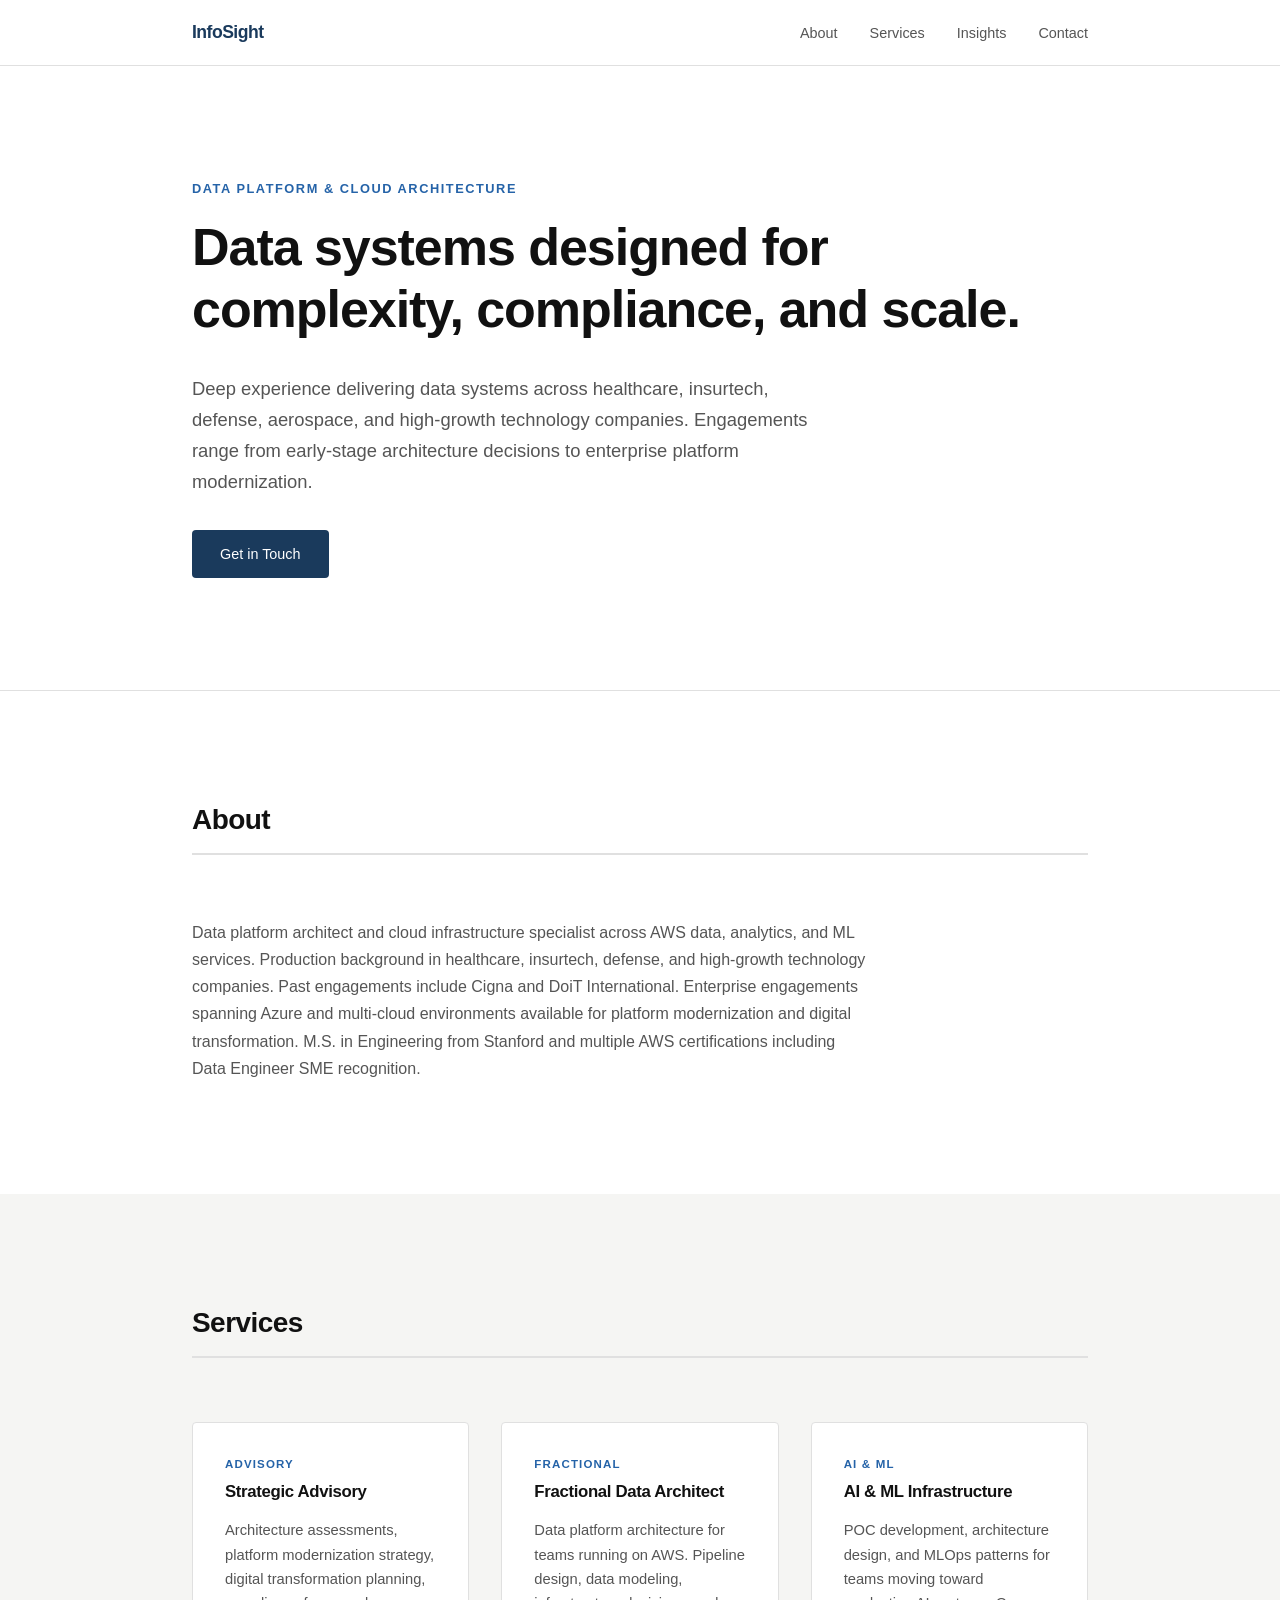
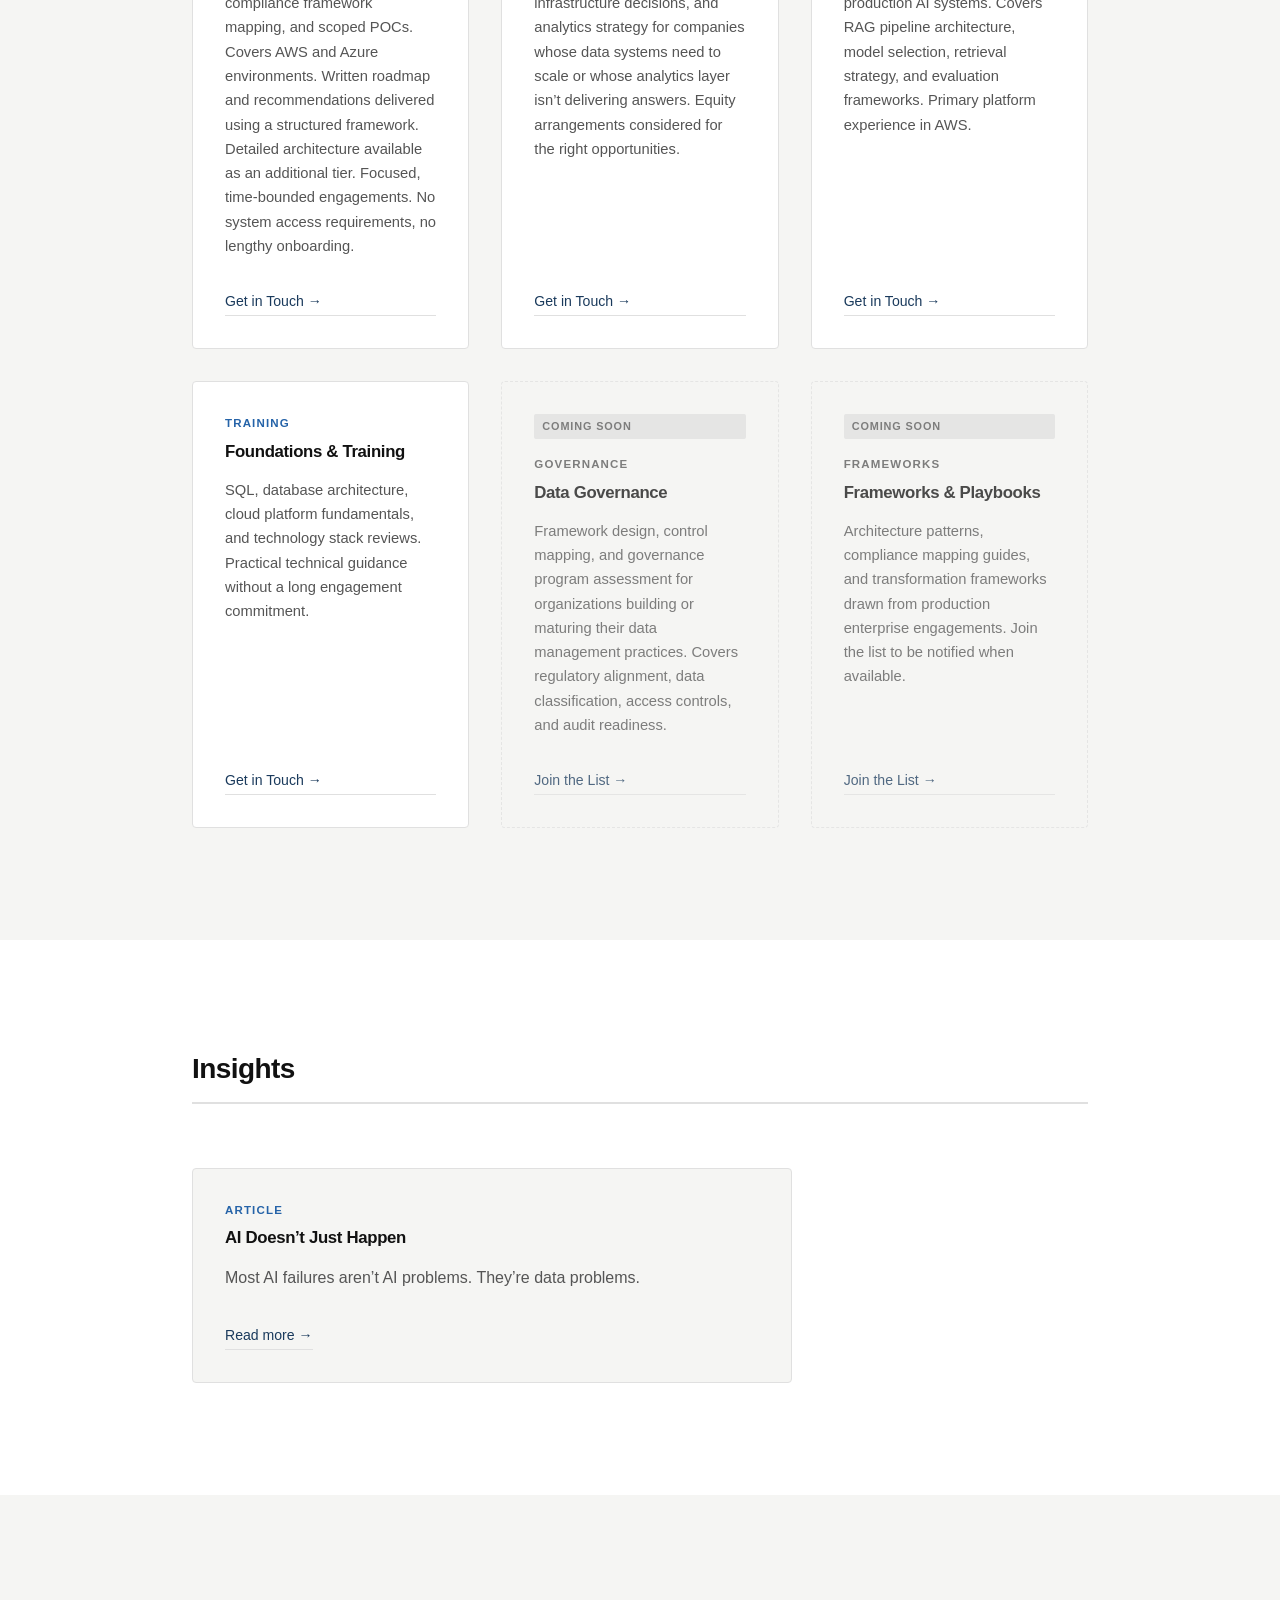
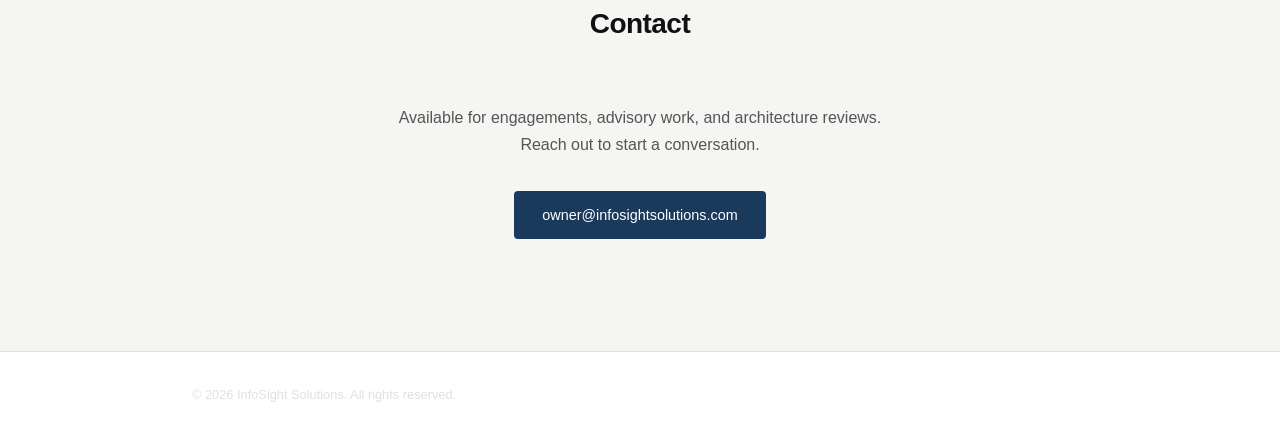
<file: index.html>
<!DOCTYPE html>
<html lang="en">
<head>
  <meta charset="UTF-8">
  <meta name="viewport" content="width=device-width, initial-scale=1.0">
  <meta name="description" content="Data platform architect and cloud infrastructure specialist. Consulting for regulated industries, growth-stage startups, and enterprise environments.">
  <title>InfoSight &mdash; Data Platform &amp; Cloud Architecture Consulting</title>
  <link rel="stylesheet" href="styles.css">
</head>
<body>

  <header>
    <nav>
      <span class="nav-brand">InfoSight</span>
      <ul>
        <li><a href="#about">About</a></li>
        <li><a href="#services">Services</a></li>
        <li><a href="/insights/ai-doesnt-just-happen.html">Insights</a></li>
        <li><a href="#contact">Contact</a></li>
      </ul>
    </nav>
  </header>

  <main>

    <!-- Hero -->
    <section class="hero">
      <div class="container">
        <p class="eyebrow">Data Platform &amp; Cloud Architecture</p>
        <h1>Data systems designed for complexity, compliance, and scale.</h1>
        <p class="hero-sub">Deep experience delivering data systems across healthcare, insurtech, defense, aerospace, and high-growth technology companies. Engagements range from early-stage architecture decisions to enterprise platform modernization.</p>
        <a href="#contact" class="btn">Get in Touch</a>
      </div>
    </section>

    <!-- About -->
    <section id="about">
      <div class="container">
        <h2>About</h2>
        <div class="about-body">
          <p>Data platform architect and cloud infrastructure specialist across AWS data, analytics, and ML services. Production background in healthcare, insurtech, defense, and high-growth technology companies. Past engagements include Cigna and DoiT International. Enterprise engagements spanning Azure and multi-cloud environments available for platform modernization and digital transformation. M.S. in Engineering from Stanford and multiple AWS certifications including Data Engineer SME recognition.</p>
        </div>
      </div>
    </section>

    <!-- Services -->
    <section id="services" class="section-alt">
      <div class="container">
        <h2>Services</h2>
        <div class="services-grid">

          <div class="service-card">
            <div class="service-meta">Advisory</div>
            <h3>Strategic Advisory</h3>
            <p>Architecture assessments, platform modernization strategy, digital transformation planning, compliance framework mapping, and scoped POCs. Covers AWS and Azure environments. Written roadmap and recommendations delivered using a structured framework. Detailed architecture available as an additional tier. Focused, time-bounded engagements. No system access requirements, no lengthy onboarding.</p>
            <a href="#contact" class="service-link">Get in Touch &rarr;</a>
          </div>

          <div class="service-card">
            <div class="service-meta">Fractional</div>
            <h3>Fractional Data Architect</h3>
            <p>Data platform architecture for teams running on AWS. Pipeline design, data modeling, infrastructure decisions, and analytics strategy for companies whose data systems need to scale or whose analytics layer isn&rsquo;t delivering answers. Equity arrangements considered for the right opportunities.</p>
            <a href="#contact" class="service-link">Get in Touch &rarr;</a>
          </div>

          <div class="service-card">
            <div class="service-meta">AI &amp; ML</div>
            <h3>AI &amp; ML Infrastructure</h3>
            <p>POC development, architecture design, and MLOps patterns for teams moving toward production AI systems. Covers RAG pipeline architecture, model selection, retrieval strategy, and evaluation frameworks. Primary platform experience in AWS.</p>
            <a href="#contact" class="service-link">Get in Touch &rarr;</a>
          </div>

          <div class="service-card">
            <div class="service-meta">Training</div>
            <h3>Foundations &amp; Training</h3>
            <p>SQL, database architecture, cloud platform fundamentals, and technology stack reviews. Practical technical guidance without a long engagement commitment.</p>
            <a href="#contact" class="service-link">Get in Touch &rarr;</a>
          </div>

          <div class="service-card service-card--coming-soon">
            <span class="coming-soon-badge">Coming Soon</span>
            <div class="service-meta">Governance</div>
            <h3>Data Governance</h3>
            <p>Framework design, control mapping, and governance program assessment for organizations building or maturing their data management practices. Covers regulatory alignment, data classification, access controls, and audit readiness.</p>
            <a href="mailto:owner@infosightsolutions.com?subject=Data%20Governance%20%E2%80%94%20Notify%20Me" class="service-link">Join the List &rarr;</a>
          </div>

          <div class="service-card service-card--coming-soon">
            <span class="coming-soon-badge">Coming Soon</span>
            <div class="service-meta">Frameworks</div>
            <h3>Frameworks &amp; Playbooks</h3>
            <p>Architecture patterns, compliance mapping guides, and transformation frameworks drawn from production enterprise engagements. Join the list to be notified when available.</p>
            <a href="mailto:owner@infosightsolutions.com?subject=Frameworks%20%26%20Playbooks%20%E2%80%94%20Notify%20Me" class="service-link">Join the List &rarr;</a>
          </div>

        </div>
      </div>
    </section>

    <!-- Insights -->
    <section id="insights">
      <div class="container">
        <h2>Insights</h2>
        <div class="insights-list">
          <div class="insight-item">
            <div class="service-meta">Article</div>
            <h3 class="insight-title"><a href="/insights/ai-doesnt-just-happen.html">AI Doesn&rsquo;t Just Happen</a></h3>
            <p>Most AI failures aren&rsquo;t AI problems. They&rsquo;re data problems.</p>
            <a href="/insights/ai-doesnt-just-happen.html" class="service-link">Read more &rarr;</a>
          </div>
        </div>
      </div>
    </section>

    <!-- Contact -->
    <section id="contact" class="section-alt">
      <div class="container contact-container">
        <h2>Contact</h2>
        <p>Available for engagements, advisory work, and architecture reviews. Reach out to start a conversation.</p>
        <a href="mailto:owner@infosightsolutions.com" class="btn">owner@infosightsolutions.com</a>
      </div>
    </section>

  </main>

  <footer>
    <div class="container">
      <p>&copy; 2026 InfoSight Solutions. All rights reserved.</p>
    </div>
  </footer>

</body>
</html>
</file>
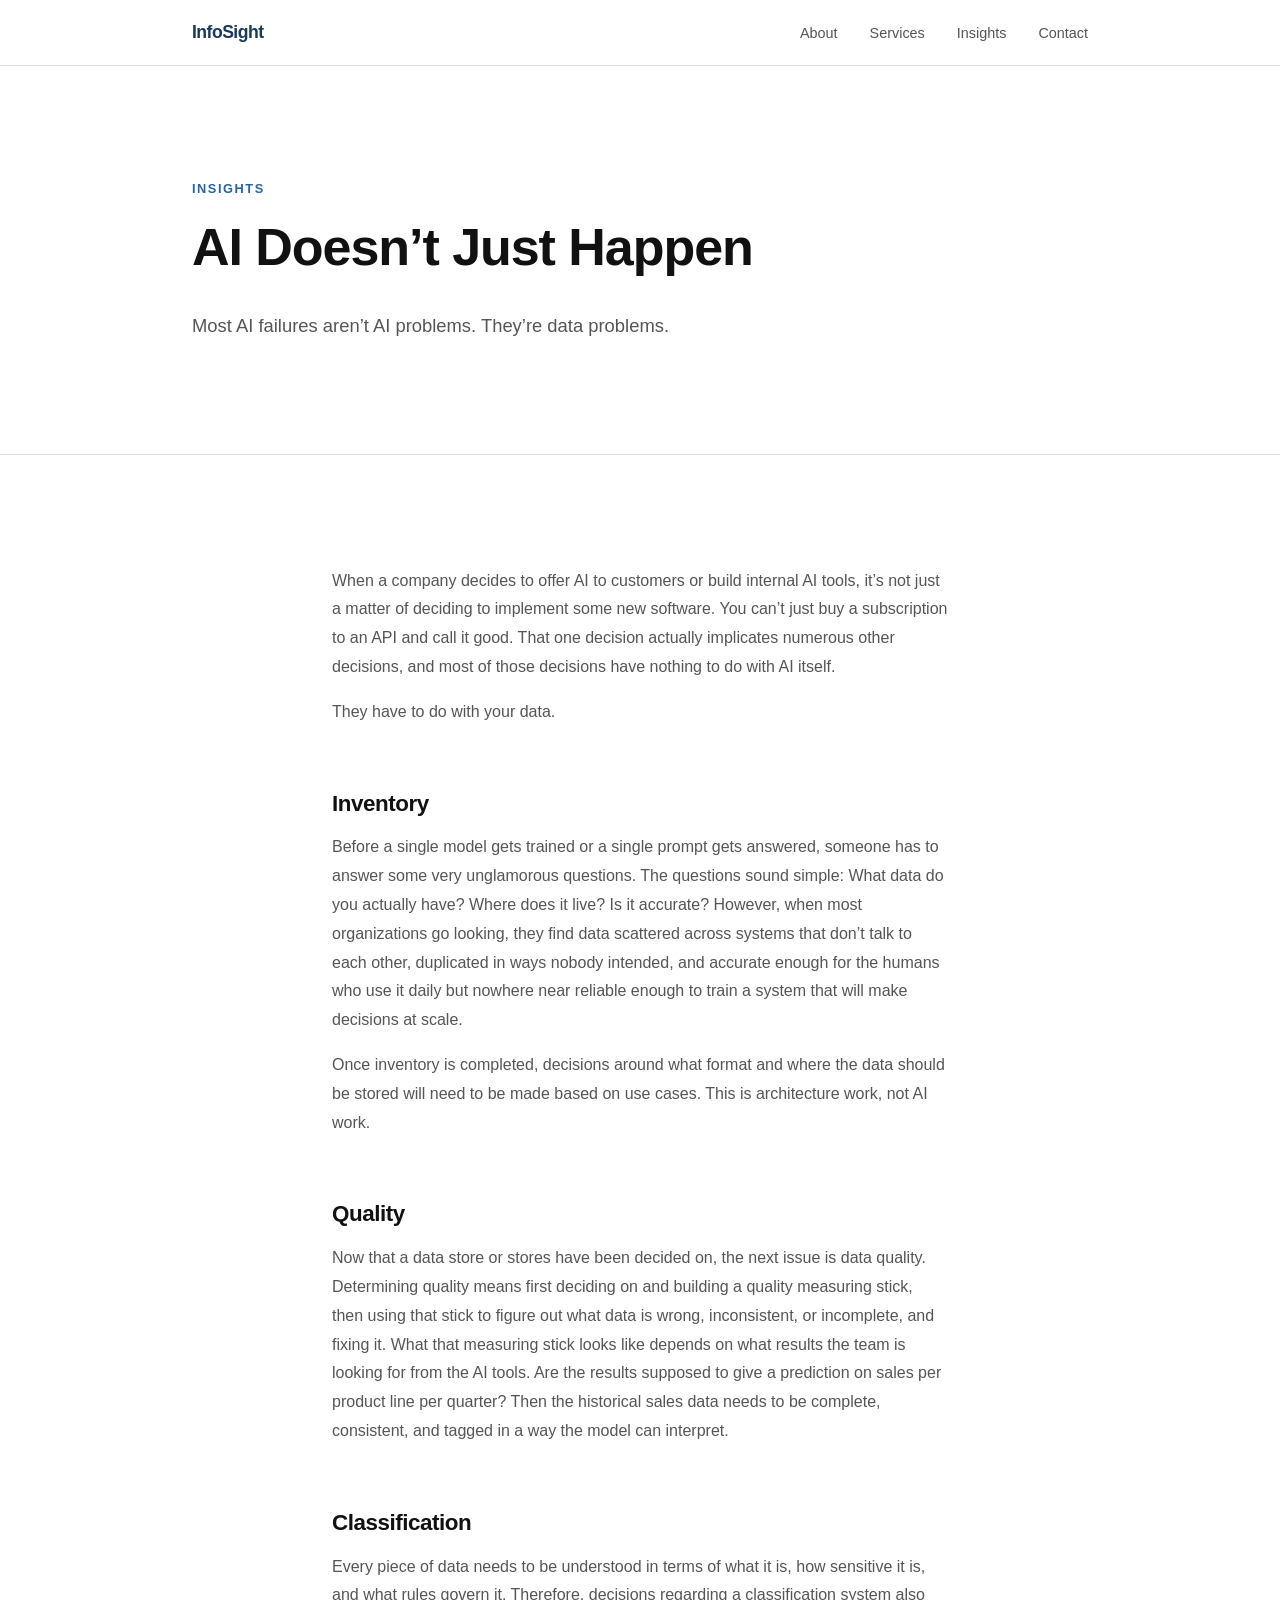
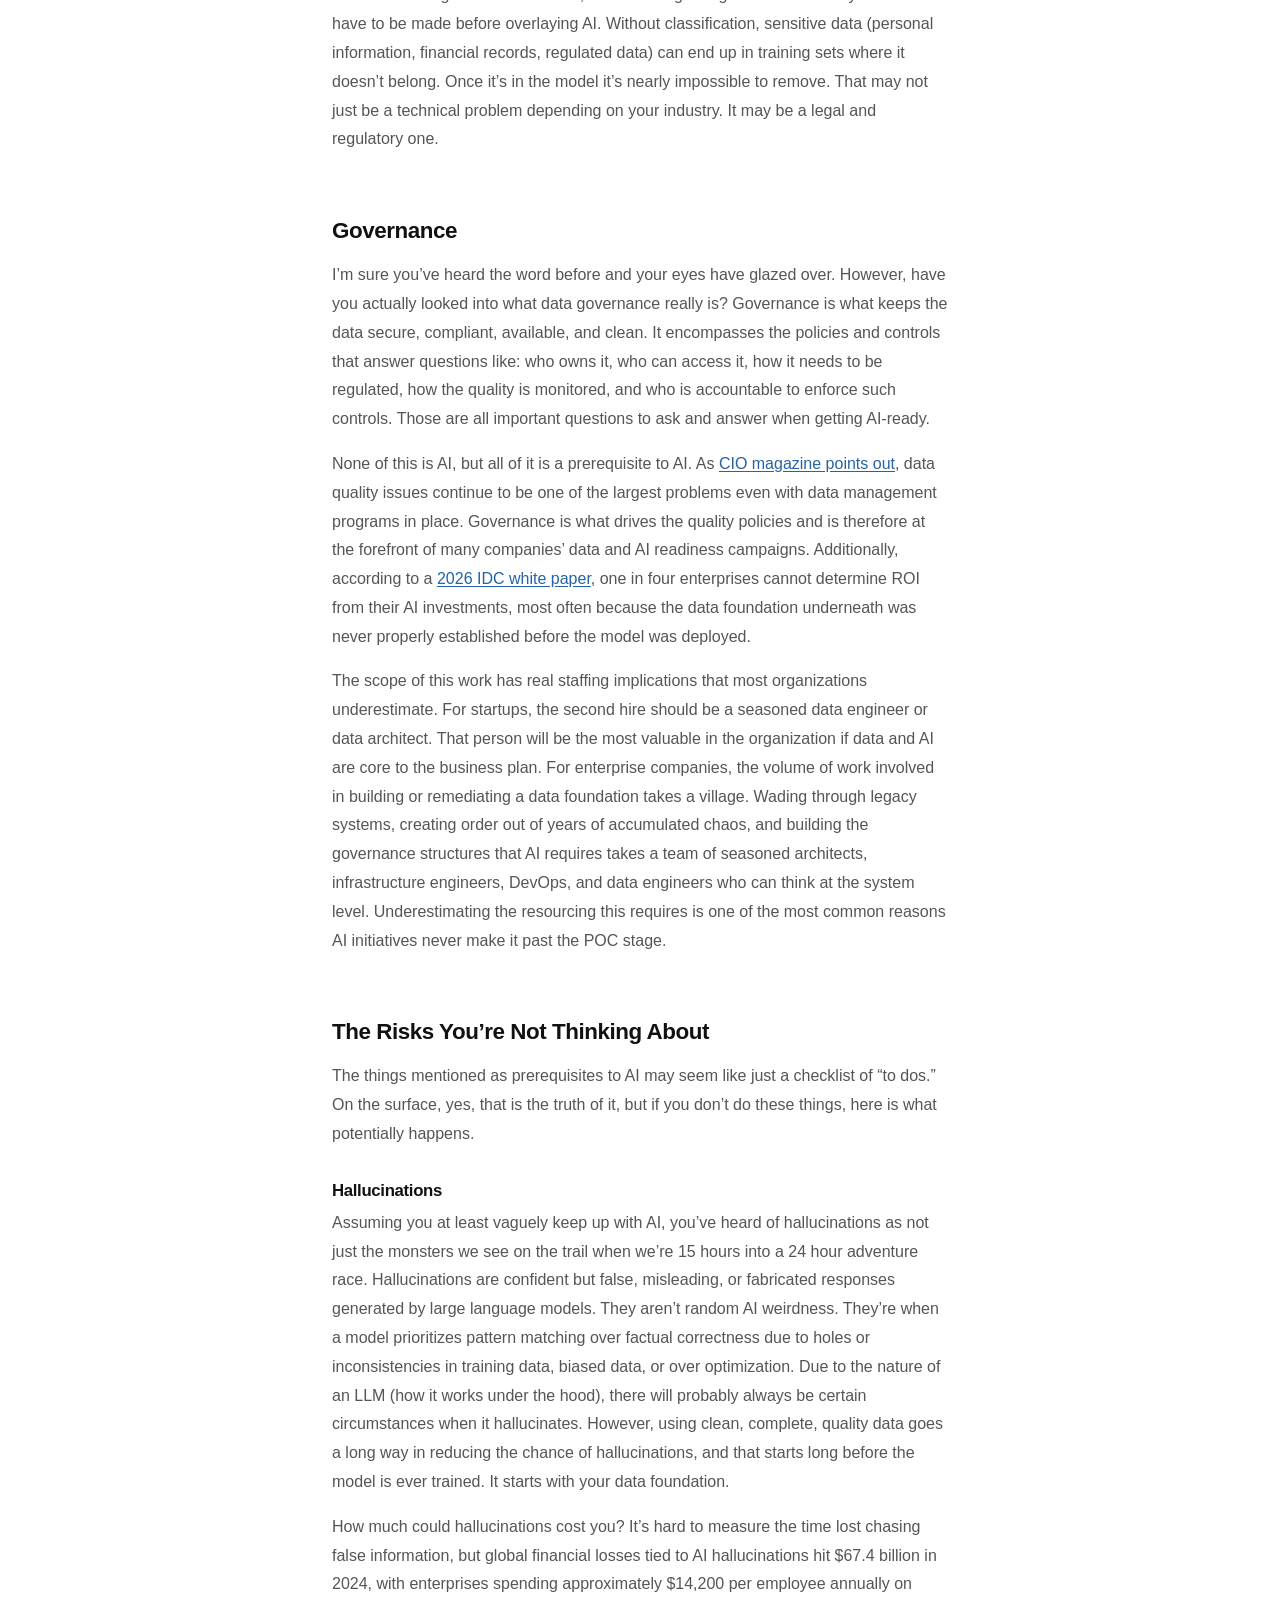
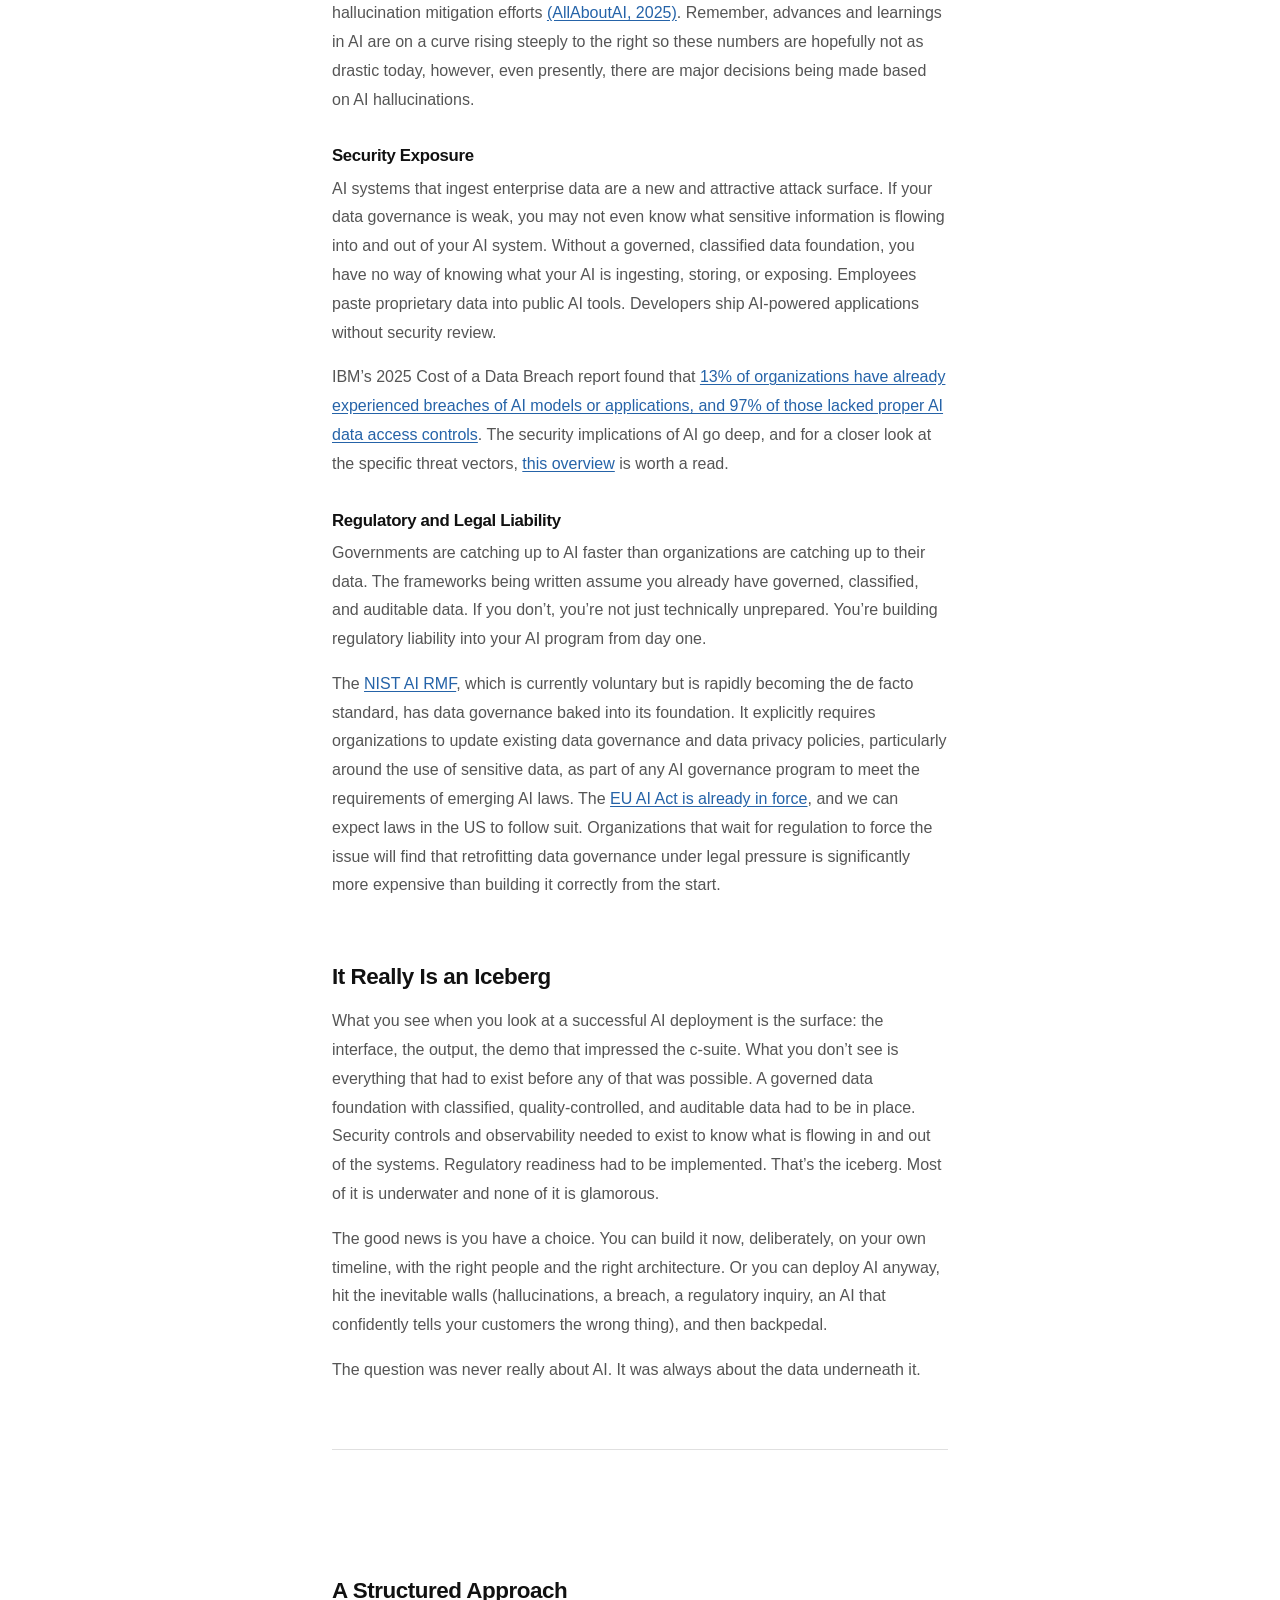
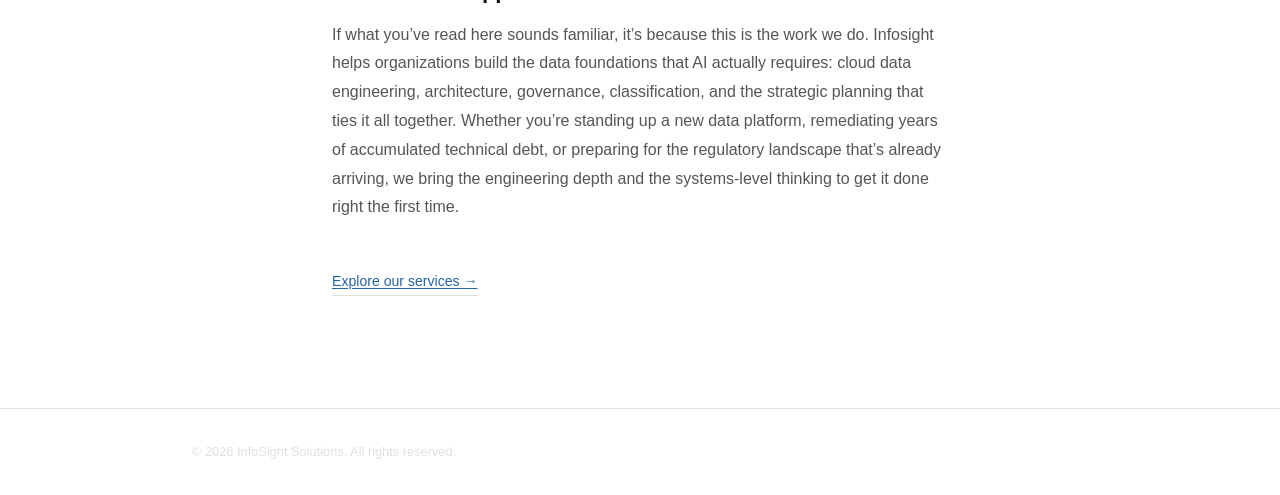
<file: insights/ai-doesnt-just-happen.html>
<!DOCTYPE html>
<html lang="en">
<head>
  <meta charset="UTF-8">
  <meta name="viewport" content="width=device-width, initial-scale=1.0">
  <meta name="description" content="Most AI failures aren't AI problems. They're data problems. What actually has to exist before AI can work.">
  <title>AI Doesn&rsquo;t Just Happen &mdash; InfoSight</title>
  <link rel="stylesheet" href="../styles.css">
</head>
<body>

  <header>
    <nav>
      <a href="../index.html" class="nav-brand">InfoSight</a>
      <ul>
        <li><a href="../index.html#about">About</a></li>
        <li><a href="../index.html#services">Services</a></li>
        <li><a href="../index.html#insights">Insights</a></li>
        <li><a href="../index.html#contact">Contact</a></li>
      </ul>
    </nav>
  </header>

  <main>

    <section class="article-intro">
      <div class="container">
        <p class="eyebrow">Insights</p>
        <h1>AI Doesn&rsquo;t Just Happen</h1>
        <p class="article-lede">Most AI failures aren&rsquo;t AI problems. They&rsquo;re data problems.</p>
      </div>
    </section>

    <div class="article-body">
      <div class="article-container">

        <p>When a company decides to offer AI to customers or build internal AI tools, it&rsquo;s not just a matter of deciding to implement some new software. You can&rsquo;t just buy a subscription to an API and call it good. That one decision actually implicates numerous other decisions, and most of those decisions have nothing to do with AI itself.</p>
        <p>They have to do with your data.</p>

        <h2>Inventory</h2>
        <p>Before a single model gets trained or a single prompt gets answered, someone has to answer some very unglamorous questions. The questions sound simple: What data do you actually have? Where does it live? Is it accurate? However, when most organizations go looking, they find data scattered across systems that don&rsquo;t talk to each other, duplicated in ways nobody intended, and accurate enough for the humans who use it daily but nowhere near reliable enough to train a system that will make decisions at scale.</p>
        <p>Once inventory is completed, decisions around what format and where the data should be stored will need to be made based on use cases. This is architecture work, not AI work.</p>

        <h2>Quality</h2>
        <p>Now that a data store or stores have been decided on, the next issue is data quality. Determining quality means first deciding on and building a quality measuring stick, then using that stick to figure out what data is wrong, inconsistent, or incomplete, and fixing it. What that measuring stick looks like depends on what results the team is looking for from the AI tools. Are the results supposed to give a prediction on sales per product line per quarter? Then the historical sales data needs to be complete, consistent, and tagged in a way the model can interpret.</p>

        <h2>Classification</h2>
        <p>Every piece of data needs to be understood in terms of what it is, how sensitive it is, and what rules govern it. Therefore, decisions regarding a classification system also have to be made before overlaying AI. Without classification, sensitive data (personal information, financial records, regulated data) can end up in training sets where it doesn&rsquo;t belong. Once it&rsquo;s in the model it&rsquo;s nearly impossible to remove. That may not just be a technical problem depending on your industry. It may be a legal and regulatory one.</p>

        <h2>Governance</h2>
        <p>I&rsquo;m sure you&rsquo;ve heard the word before and your eyes have glazed over. However, have you actually looked into what data governance really is? Governance is what keeps the data secure, compliant, available, and clean. It encompasses the policies and controls that answer questions like: who owns it, who can access it, how it needs to be regulated, how the quality is monitored, and who is accountable to enforce such controls. Those are all important questions to ask and answer when getting AI-ready.</p>
        <p>None of this is AI, but all of it is a prerequisite to AI. As <a href="https://www.cio.com/article/3622854/its-2025-are-your-data-strategies-strong-enough-to-de-risk-ai-adoption.html">CIO magazine points out</a>, data quality issues continue to be one of the largest problems even with data management programs in place. Governance is what drives the quality policies and is therefore at the forefront of many companies&rsquo; data and AI readiness campaigns. Additionally, according to a <a href="https://idcdocserv.com/download/US54269326.pdf">2026 IDC white paper</a>, one in four enterprises cannot determine ROI from their AI investments, most often because the data foundation underneath was never properly established before the model was deployed.</p>
        <p>The scope of this work has real staffing implications that most organizations underestimate. For startups, the second hire should be a seasoned data engineer or data architect. That person will be the most valuable in the organization if data and AI are core to the business plan. For enterprise companies, the volume of work involved in building or remediating a data foundation takes a village. Wading through legacy systems, creating order out of years of accumulated chaos, and building the governance structures that AI requires takes a team of seasoned architects, infrastructure engineers, DevOps, and data engineers who can think at the system level. Underestimating the resourcing this requires is one of the most common reasons AI initiatives never make it past the POC stage.</p>

        <h2>The Risks You&rsquo;re Not Thinking About</h2>
        <p>The things mentioned as prerequisites to AI may seem like just a checklist of &ldquo;to dos.&rdquo; On the surface, yes, that is the truth of it, but if you don&rsquo;t do these things, here is what potentially happens.</p>

        <h3>Hallucinations</h3>
        <p>Assuming you at least vaguely keep up with AI, you&rsquo;ve heard of hallucinations as not just the monsters we see on the trail when we&rsquo;re 15 hours into a 24 hour adventure race. Hallucinations are confident but false, misleading, or fabricated responses generated by large language models. They aren&rsquo;t random AI weirdness. They&rsquo;re when a model prioritizes pattern matching over factual correctness due to holes or inconsistencies in training data, biased data, or over optimization. Due to the nature of an LLM (how it works under the hood), there will probably always be certain circumstances when it hallucinates. However, using clean, complete, quality data goes a long way in reducing the chance of hallucinations, and that starts long before the model is ever trained. It starts with your data foundation.</p>
        <p>How much could hallucinations cost you? It&rsquo;s hard to measure the time lost chasing false information, but global financial losses tied to AI hallucinations hit $67.4 billion in 2024, with enterprises spending approximately $14,200 per employee annually on hallucination mitigation efforts <a href="https://www.allaboutai.com/resources/ai-statistics/ai-hallucinations/">(AllAboutAI, 2025)</a>. Remember, advances and learnings in AI are on a curve rising steeply to the right so these numbers are hopefully not as drastic today, however, even presently, there are major decisions being made based on AI hallucinations.</p>

        <h3>Security Exposure</h3>
        <p>AI systems that ingest enterprise data are a new and attractive attack surface. If your data governance is weak, you may not even know what sensitive information is flowing into and out of your AI system. Without a governed, classified data foundation, you have no way of knowing what your AI is ingesting, storing, or exposing. Employees paste proprietary data into public AI tools. Developers ship AI-powered applications without security review.</p>
        <p>IBM&rsquo;s 2025 Cost of a Data Breach report found that <a href="https://newsroom.ibm.com/2025-07-30-ibm-report-13-of-organizations-reported-breaches-of-ai-models-or-applications,-97-of-which-reported-lacking-proper-ai-access-controls">13% of organizations have already experienced breaches of AI models or applications, and 97% of those lacked proper AI data access controls</a>. The security implications of AI go deep, and for a closer look at the specific threat vectors, <a href="https://datacouch.io/blog/how-ai-is-changing-cybersecurity-2026">this overview</a> is worth a read.</p>

        <h3>Regulatory and Legal Liability</h3>
        <p>Governments are catching up to AI faster than organizations are catching up to their data. The frameworks being written assume you already have governed, classified, and auditable data. If you don&rsquo;t, you&rsquo;re not just technically unprepared. You&rsquo;re building regulatory liability into your AI program from day one.</p>
        <p>The <a href="https://www.nist.gov/itl/ai-risk-management-framework">NIST AI RMF</a>, which is currently voluntary but is rapidly becoming the de facto standard, has data governance baked into its foundation. It explicitly requires organizations to update existing data governance and data privacy policies, particularly around the use of sensitive data, as part of any AI governance program to meet the requirements of emerging AI laws. The <a href="https://commission.europa.eu/news-and-media/news/ai-act-enters-force-2024-08-01_en">EU AI Act is already in force</a>, and we can expect laws in the US to follow suit. Organizations that wait for regulation to force the issue will find that retrofitting data governance under legal pressure is significantly more expensive than building it correctly from the start.</p>

        <h2>It Really Is an Iceberg</h2>
        <p>What you see when you look at a successful AI deployment is the surface: the interface, the output, the demo that impressed the c-suite. What you don&rsquo;t see is everything that had to exist before any of that was possible. A governed data foundation with classified, quality-controlled, and auditable data had to be in place. Security controls and observability needed to exist to know what is flowing in and out of the systems. Regulatory readiness had to be implemented. That&rsquo;s the iceberg. Most of it is underwater and none of it is glamorous.</p>
        <p>The good news is you have a choice. You can build it now, deliberately, on your own timeline, with the right people and the right architecture. Or you can deploy AI anyway, hit the inevitable walls (hallucinations, a breach, a regulatory inquiry, an AI that confidently tells your customers the wrong thing), and then backpedal.</p>
        <p>The question was never really about AI. It was always about the data underneath it.</p>

        <div class="article-cta">
          <h2>A Structured Approach</h2>
          <p>If what you&rsquo;ve read here sounds familiar, it&rsquo;s because this is the work we do. Infosight helps organizations build the data foundations that AI actually requires: cloud data engineering, architecture, governance, classification, and the strategic planning that ties it all together. Whether you&rsquo;re standing up a new data platform, remediating years of accumulated technical debt, or preparing for the regulatory landscape that&rsquo;s already arriving, we bring the engineering depth and the systems-level thinking to get it done right the first time.</p>
          <a href="../index.html#services" class="service-link">Explore our services &rarr;</a>
        </div>

      </div>
    </div>

  </main>

  <footer>
    <div class="container">
      <p>&copy; 2026 InfoSight Solutions. All rights reserved.</p>
    </div>
  </footer>

</body>
</html>
</file>
<file: styles.css>
/* =============================================
   Base & Reset
   ============================================= */

*, *::before, *::after {
  box-sizing: border-box;
  margin: 0;
  padding: 0;
}

:root {
  --color-bg: #ffffff;
  --color-bg-alt: #f5f5f3;
  --color-text: #111111;
  --color-text-muted: #555555;
  --color-accent: #1a3a5c;
  --color-accent-light: #2563a8;
  --color-border: #e0e0e0;

  --font-sans: -apple-system, BlinkMacSystemFont, 'Segoe UI', Helvetica, Arial, sans-serif;

  --space-xs: 0.5rem;
  --space-sm: 1rem;
  --space-md: 2rem;
  --space-lg: 4rem;
  --space-xl: 7rem;

  --max-width: 960px;
  --radius: 4px;
}

html {
  scroll-behavior: smooth;
}

body {
  font-family: var(--font-sans);
  font-size: 1rem;
  line-height: 1.7;
  color: var(--color-text);
  background: var(--color-bg);
  -webkit-font-smoothing: antialiased;
}

/* =============================================
   Layout
   ============================================= */

.container {
  width: 100%;
  max-width: var(--max-width);
  margin: 0 auto;
  padding: 0 var(--space-md);
}

section {
  padding: var(--space-xl) 0;
}

.section-alt {
  background: var(--color-bg-alt);
}

/* =============================================
   Typography
   ============================================= */

h1, h2, h3 {
  line-height: 1.2;
  font-weight: 600;
  letter-spacing: -0.02em;
  color: var(--color-text);
}

h1 {
  font-size: clamp(2rem, 5vw, 3.25rem);
  margin-bottom: var(--space-md);
}

h2 {
  font-size: 1.75rem;
  margin-bottom: var(--space-lg);
  padding-bottom: var(--space-sm);
  border-bottom: 2px solid var(--color-border);
}

h3 {
  font-size: 1.05rem;
  margin-bottom: var(--space-xs);
}

p {
  color: var(--color-text-muted);
}

/* =============================================
   Navigation
   ============================================= */

header {
  position: sticky;
  top: 0;
  z-index: 100;
  background: var(--color-bg);
  border-bottom: 1px solid var(--color-border);
}

nav {
  display: flex;
  align-items: center;
  justify-content: space-between;
  max-width: var(--max-width);
  margin: 0 auto;
  padding: 1.1rem var(--space-md);
}

.nav-brand {
  font-size: 1.1rem;
  font-weight: 700;
  letter-spacing: -0.03em;
  color: var(--color-accent);
}

nav ul {
  list-style: none;
  display: flex;
  gap: var(--space-md);
}

nav a {
  text-decoration: none;
  font-size: 0.9rem;
  color: var(--color-text-muted);
  transition: color 0.15s ease;
}

nav a:hover {
  color: var(--color-accent);
}

/* =============================================
   Hero
   ============================================= */

.hero {
  padding: var(--space-xl) 0;
  border-bottom: 1px solid var(--color-border);
}

.eyebrow {
  font-size: 0.8rem;
  font-weight: 600;
  letter-spacing: 0.12em;
  text-transform: uppercase;
  color: var(--color-accent-light);
  margin-bottom: var(--space-sm);
}

.hero-sub {
  font-size: 1.15rem;
  max-width: 620px;
  margin-bottom: var(--space-md);
  color: var(--color-text-muted);
}

/* =============================================
   Button
   ============================================= */

.btn {
  display: inline-block;
  padding: 0.75rem 1.75rem;
  background: var(--color-accent);
  color: #ffffff;
  text-decoration: none;
  font-size: 0.9rem;
  font-weight: 500;
  border-radius: var(--radius);
  transition: background 0.15s ease;
}

.btn:hover {
  background: var(--color-accent-light);
}

/* =============================================
   About
   ============================================= */

.about-body {
  max-width: 680px;
  display: flex;
  flex-direction: column;
  gap: var(--space-sm);
}

/* =============================================
   Services
   ============================================= */

.services-grid {
  display: grid;
  grid-template-columns: repeat(3, 1fr);
  gap: var(--space-md);
}


.service-card {
  display: flex;
  flex-direction: column;
  background: var(--color-bg);
  border: 1px solid var(--color-border);
  border-radius: var(--radius);
  padding: var(--space-md);
}

/* Coming soon card */
.service-card--coming-soon {
  position: relative;
  background: var(--color-bg-alt);
  border-style: dashed;
  border-color: var(--color-border);
  opacity: 0.75;
}

.service-card--coming-soon .service-meta {
  color: var(--color-text-muted);
}

.service-card--coming-soon h3 {
  color: var(--color-text-muted);
}

.coming-soon-badge {
  display: inline-block;
  font-size: 0.68rem;
  font-weight: 600;
  letter-spacing: 0.08em;
  text-transform: uppercase;
  color: var(--color-text-muted);
  background: var(--color-border);
  border-radius: 2px;
  padding: 0.2rem 0.5rem;
  margin-bottom: var(--space-sm);
}

.service-meta {
  font-size: 0.72rem;
  font-weight: 600;
  letter-spacing: 0.1em;
  text-transform: uppercase;
  color: var(--color-accent-light);
  margin-bottom: var(--space-xs);
}

.service-card h3 {
  color: var(--color-text);
  margin-bottom: var(--space-sm);
}

.service-card p {
  font-size: 0.92rem;
  line-height: 1.65;
  flex: 1;
}

.service-link {
  display: inline-block;
  margin-top: var(--space-md);
  font-size: 0.88rem;
  font-weight: 500;
  color: var(--color-accent);
  text-decoration: none;
  border-bottom: 1px solid var(--color-border);
  padding-bottom: 1px;
  transition: color 0.15s ease, border-color 0.15s ease;
}

.service-link:hover {
  color: var(--color-accent-light);
  border-color: var(--color-accent-light);
}

/* =============================================
   Insights (main page preview)
   ============================================= */

.insights-list {
  max-width: 600px;
}

.insight-item {
  padding: var(--space-md);
  border: 1px solid var(--color-border);
  border-radius: var(--radius);
  background: var(--color-bg-alt);
}

.insight-title {
  margin-bottom: var(--space-sm);
}

.insight-title a {
  color: var(--color-text);
  text-decoration: none;
  transition: color 0.15s ease;
}

.insight-title a:hover {
  color: var(--color-accent-light);
}

/* =============================================
   Article page
   ============================================= */

.article-intro {
  padding: var(--space-xl) 0;
  border-bottom: 1px solid var(--color-border);
}

.article-lede {
  font-size: 1.15rem;
  max-width: 560px;
  color: var(--color-text-muted);
}

.article-body {
  padding: var(--space-xl) 0;
}

.article-container {
  max-width: 680px;
  margin: 0 auto;
  padding: 0 var(--space-md);
}

.article-container h2 {
  border-bottom: none;
  padding-bottom: 0;
  margin-top: var(--space-lg);
  margin-bottom: var(--space-sm);
  font-size: 1.4rem;
}

.article-container h3 {
  margin-top: var(--space-md);
  margin-bottom: var(--space-xs);
}

.article-container p {
  margin-bottom: var(--space-sm);
  line-height: 1.8;
}

.article-container a {
  color: var(--color-accent-light);
  text-decoration: underline;
  text-underline-offset: 2px;
}

.article-container a:hover {
  color: var(--color-accent);
}

.article-cta {
  margin-top: var(--space-lg);
  padding-top: var(--space-lg);
  border-top: 1px solid var(--color-border);
}

a.nav-brand {
  text-decoration: none;
}

/* =============================================
   Contact
   ============================================= */

.contact-container {
  text-align: center;
  max-width: 560px;
}

.contact-container h2 {
  border-bottom: none;
  padding-bottom: 0;
}

.contact-container p {
  margin-bottom: var(--space-md);
}

/* =============================================
   Footer
   ============================================= */

footer {
  padding: var(--space-md) 0;
  border-top: 1px solid var(--color-border);
}

footer p {
  font-size: 0.8rem;
  color: var(--color-border);
}

/* =============================================
   Responsive
   ============================================= */

@media (max-width: 768px) {
  .services-grid {
    grid-template-columns: 1fr 1fr;
  }
}

@media (max-width: 600px) {
  nav ul {
    gap: var(--space-sm);
  }

  .services-grid {
    grid-template-columns: 1fr;
  }

  .contact-container {
    text-align: left;
  }
}
</file>
